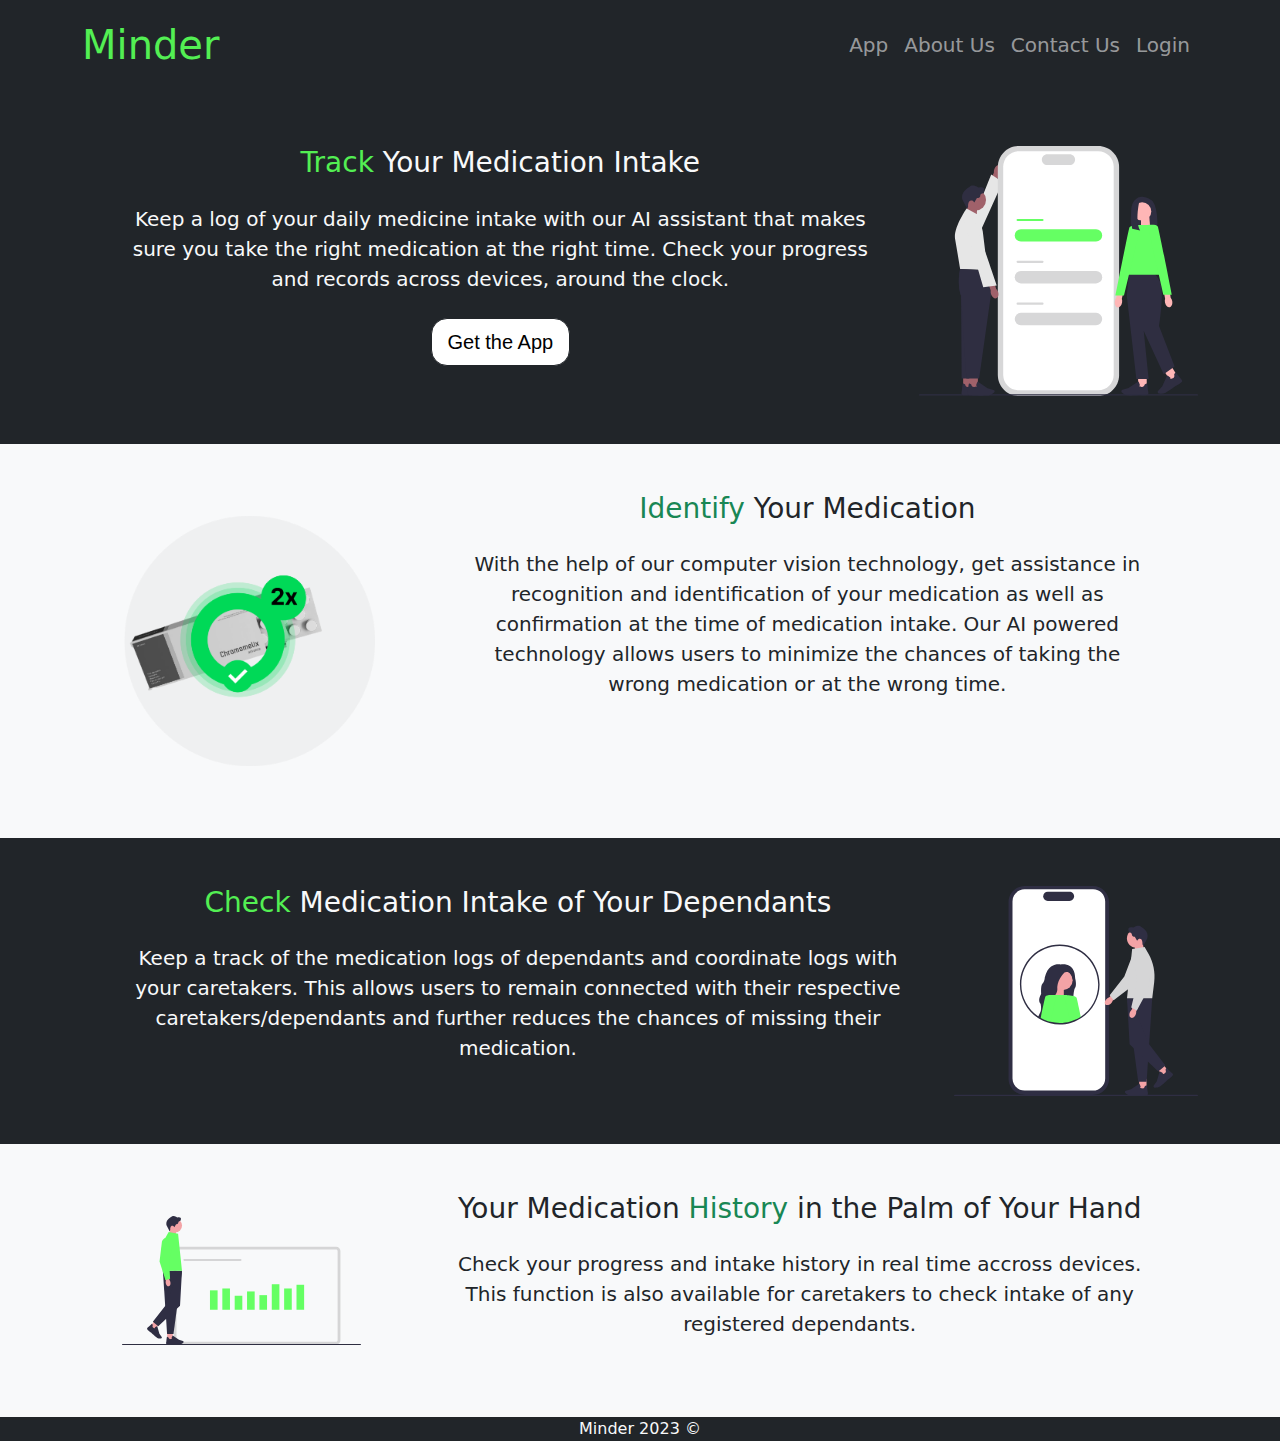
<file: index.html>
<!DOCTYPE html>
<html lang="en">

<head>
    <meta charset="UTF-8">
    <meta name="viewport" content="width=device-width, initial-scale=1.0">
    <link rel="icon" type="png" href="Media/logo round.png">
    <title>Minder</title>
    <link href="https://cdn.jsdelivr.net/npm/bootstrap@5.3.2/dist/css/bootstrap.min.css" rel="stylesheet">
    <script src="https://cdn.jsdelivr.net/npm/bootstrap@5.3.2/dist/js/bootstrap.bundle.min.js"></script>
    <link href="style.css" rel="stylesheet">
</head>

<body>

    <nav class="navbar navbar-expand-md bg-dark navbar-dark py-3">

        <div class="container">
            <a href="index.html" class="navbar-brand">
                <h1 class="text1">Minder</h1>
            </a>

            <button class="navbar-toggler" type="button" data-bs-toggle="collapse" data-bs-target="#navmenu">
                <span class="navbar-toggler-icon"></span>
            </button>


            <div class="collapse navbar-collapse" id="navmenu">
                <ul class="navbar-nav ms-auto">
                    <li class="nav-item">
                        <a href="app.html" class="nav-link"> <h5>App</h5></a>
                    </li>
                    <li class="nav-item">
                        <a href="about.html" class="nav-link"><h5>About Us</h5></a>
                    </li>
                    <li class="nav-item">
                        <a href="contact.html" class="nav-link"><h5>Contact Us</h5></a>
                    </li>
                    <li class="nav-item">
                        <a href="login.html" class="nav-link"><h5>Login</h5></a>
                    </li>

                </ul>
            </div>
        </div>


    </nav>
    <section class="bg-dark text-light p-5 text-center">
        <div class="container">
            <div class="d-sm-flex">
                <div>
                    <h3>
                        <span class="text1">Track</span> Your Medication Intake
                    </h3>
                    <p class="lead my-4 mx-5">
                        Keep a log of your daily medicine intake with our AI assistant that makes sure you take the
                        right medication at the right time.
                        Check your progress and records across devices, around the clock.
                    </p>
                    <a button class="btn btn-dark btn-lg" href="app.html"> Get the App</a>
                </div>
                <div>
                    <img class="img-fluid pt-5 p-lg-0" src="Media/List.svg" alt="image showing progress on phone">
                </div>

            </div>
        </div>
    </section>


    <section class="bg-light text-dark p-5 text-center">
        <div class="container">
            <div class="d-sm-flex">

                <div>
                    <img class="img-fluid my-4 w-75" src="Media/Asset 6 1.png"
                        alt="image showing search function on phone">
                </div>


                <div>
                    <h3>
                        <span class="text-success">Identify</span> Your Medication
                    </h3>
                    <p class="lead my-4 mx-5">
                        With the help of our computer vision technology, get assistance in recognition and
                        identification of your medication as well as confirmation at the time of medication intake.
                        Our AI powered technology allows users to minimize the chances of taking the wrong
                        medication or at the wrong time.
                    </p>
                </div>



            </div>
        </div>
    </section>


    <section class="bg-dark text-light p-5 text-center">
        <div class="container">
            <div class="d-sm-flex">
                <div>
                    <h3>
                        <span class="text1">Check</span> Medication Intake of Your Dependants
                    </h3>
                    <p class="lead my-4 mx-5">
                        Keep a track of the medication logs of dependants and coordinate logs with your caretakers. This
                        allows users to remain connected with their respective caretakers/dependants and further reduces
                        the chances of missing their medication.
                    </p>
                </div>
                <div>
                    <img class="img-fluid" src="Media/Profile.svg" alt="image showing profile on phone">
                </div>

            </div>
        </div>
    </section>


    <section class="bg-light text-dark text-center p-5">
        <div class="container">
            <div class="d-sm-flex">

                <div>
                    <img class="img-fluid my-4 w-75" src="Media/data.svg" alt="image showing recorded data">
                </div>


                <div>
                    <h3>
                        Your Medication <span class="text-success">History</span> in the Palm of Your Hand
                    </h3>
                    <p class="lead my-4 mx-5">
                        Check your progress and intake history in real time accross devices. This function is also
                        available for caretakers to check intake of any registered dependants.
                    </p>
                </div>



            </div>
        </div>
        <div class="container">
            <div class="d-md-flex justify-content-between align-items-center">
                <button onclick="topFunction()" id="myBtn" title="Go to top">Back to Top</button>

            </div>
        </div>
    </section>
    <script>
        let mybutton = document.getElementById("myBtn");

        window.onscroll = function () { scrollFunction() };

        function scrollFunction() {
            if (document.documentElement.scrollTop > 350) {
                mybutton.style.display = "block";
            } else {
                mybutton.style.display = "none";
            }
        }
        function topFunction() {
            document.documentElement.scrollTop = 0;
        }
    </script>
    <footer class="bg-dark text-center text-light">
        Minder 2023 ©
    </footer>
</body>


</html>
</file>
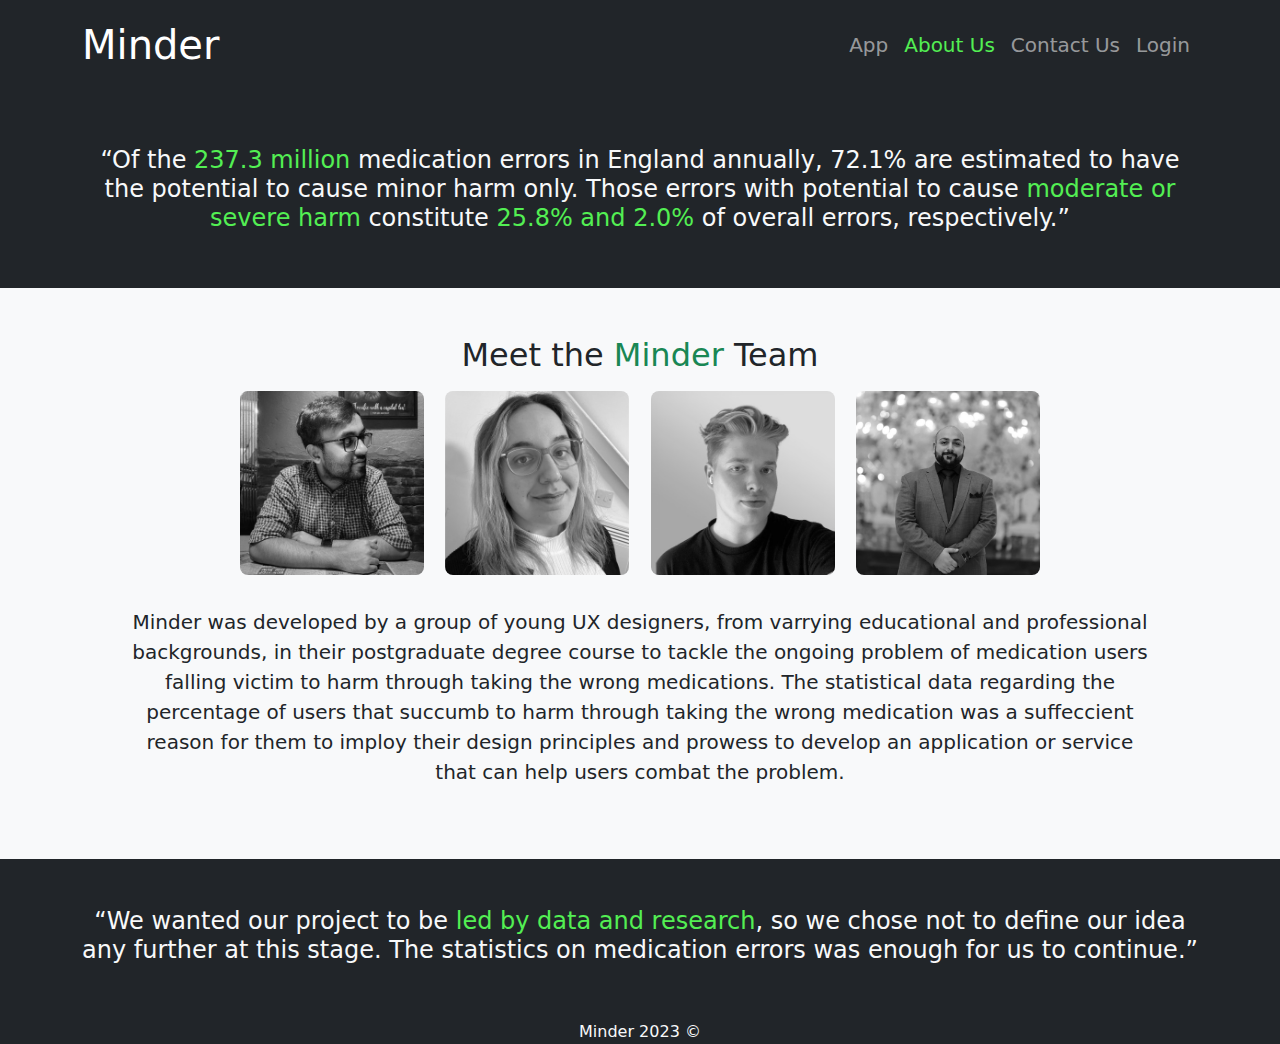
<file: about.html>
<!DOCTYPE html>
<html lang="en">

<head>
    <meta charset="UTF-8">
    <meta name="viewport" content="width=device-width, initial-scale=1.0">
    <link rel="icon" type="png" href="Media/logo round.png">
    <title>About Us</title>
    <link href="https://cdn.jsdelivr.net/npm/bootstrap@5.3.2/dist/css/bootstrap.min.css" rel="stylesheet">
    <script src="https://cdn.jsdelivr.net/npm/bootstrap@5.3.2/dist/js/bootstrap.bundle.min.js"></script>
    <link href="style.css" rel="stylesheet">
</head>

<body>
    <nav class="navbar navbar-expand-md bg-dark navbar-dark py-3">

        <div class="container">
            <a href="index.html" class="navbar-brand">
                <h1>Minder</h1>
            </a>

            <button class="navbar-toggler" type="button" data-bs-toggle="collapse" data-bs-target="#navmenu">
                <span class="navbar-toggler-icon"></span>
            </button>


            <div class="collapse navbar-collapse" id="navmenu">
                <ul class="navbar-nav ms-auto">
                    <li class="nav-item">
                        <a href="app.html" class="nav-link">
                            <h5>App</h5>
                        </a>
                    </li>
                    <li class="nav-item">
                        <a href="about.html" class="nav-link">
                            <h5 class="text1">About Us</h5>
                        </a>
                    </li>
                    <li class="nav-item">
                        <a href="contact.html" class="nav-link">
                            <h5>Contact Us</h5>
                        </a>
                    </li>
                    <li class="nav-item">
                        <a href="login.html" class="nav-link">
                            <h5>Login</h5>
                        </a>
                    </li>

                </ul>
            </div>
        </div>


    </nav>

    <section class="bg-dark text-light p-5 text-center">
        <div class="container">
            <div class="d-sm-flex">
                <div>
                    <h4 class> “Of the <span class="text1">237.3 million</span> medication errors in England annually,
                        72.1% are estimated to have the potential to cause minor harm only.
                        Those errors with potential to cause <span class="text1">moderate or severe harm</span>
                        constitute <span class="text1">25.8% and 2.0%</span> of
                        overall errors, respectively.”
                    </h4>

                </div>
            </div>
    </section>
    <section class="bg-light text-dark p-5 text-center">
        <div class="container">
            <div class="d-sm-flex">
                <div>
                    <h2>
                        Meet the <span class="text-success">Minder</span> Team
                    </h2>

                    <img src="Media/arafat.jpg" class="team1 flex p-2" width="200" alt="Team Member Picture">
                    <img src="Media/Despi.jpg" class="team1 flex p-2" width="200" alt="Team Member Picture">

                    <img src="Media/Kyle.jpg" class="team1 flex p-2" width="200" alt="Team Member Picture">
                    <img src="Media/Murtaza.jpg" class="team1 flex p-2" width="200" alt="Team Member Picture">
                    <p class="lead my-4 mx-5">
                        Minder was developed by a group of young UX designers, from varrying educational and
                        professional backgrounds, in their postgraduate degree course to
                        tackle the ongoing problem of medication users falling victim to harm through taking the wrong
                        medications. The statistical data regarding the percentage of users that succumb to harm through
                        taking the wrong medication was a suffeccient reason for them to imploy their design principles
                        and prowess to develop an application or service that can help users combat the problem.
                    </p>

                </div>




            </div>
        </div>
    </section>
    <section class="bg-dark text-light p-5 text-center">
        <div class="container">
            <div class="d-sm-flex">
                <div>
                    <h4 class> “We wanted our project to be <span class="text1">led by data and research</span>, so we
                        chose not to define our idea any further at this stage. The statistics on medication errors was
                        enough for us to continue.”
                    </h4>

                </div>
            </div>
    </section>
    <footer class="bg-dark text-center text-light">
        Minder 2023 ©
    </footer>
</body>

</html>
</file>
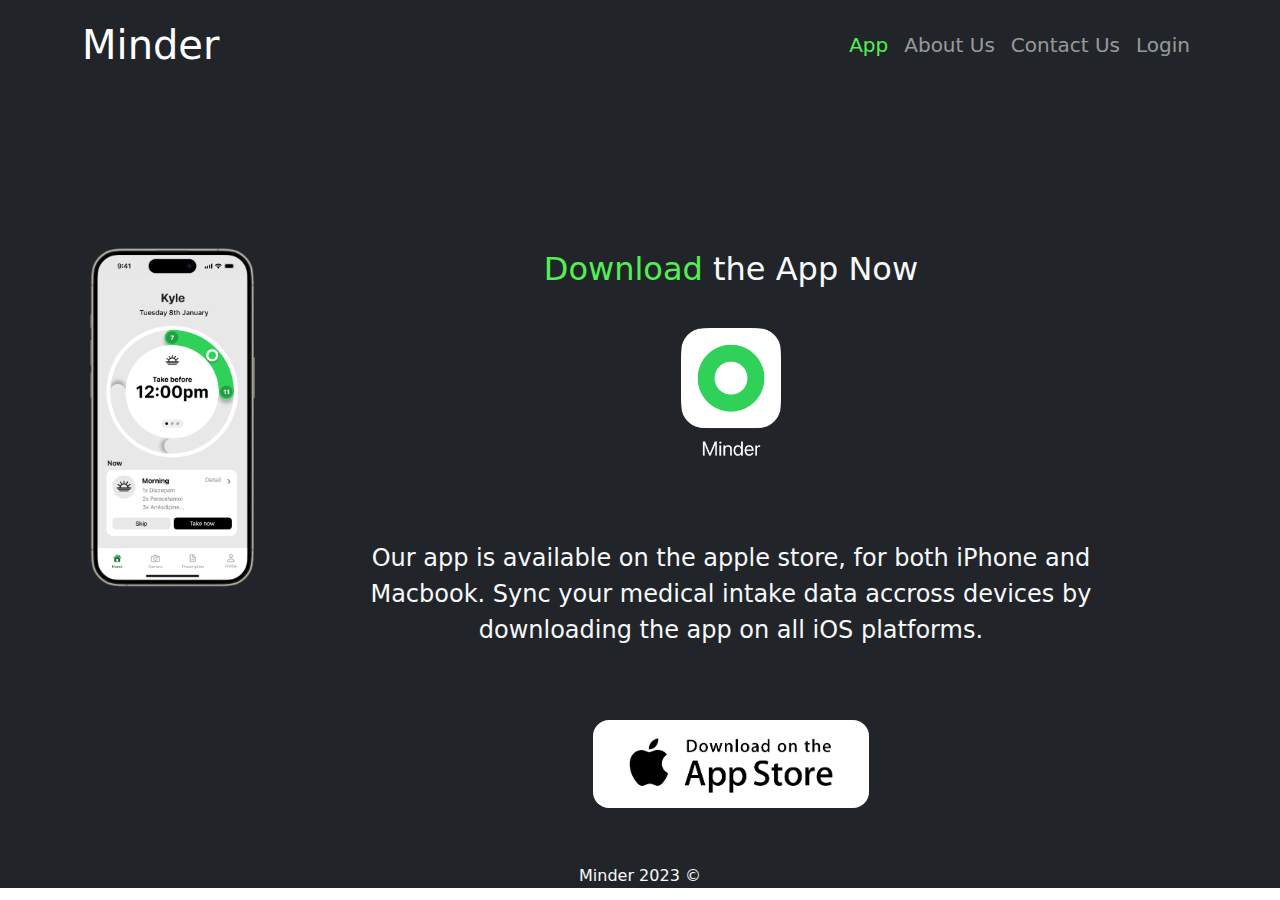
<file: app.html>
<!DOCTYPE html>
<html lang="en">

<head>
    <meta charset="UTF-8">
    <meta name="viewport" content="width=device-width, initial-scale=1.0">
    <link rel="icon" type="png" href="Media/logo round.png">
    <title>App</title>
    <link href="https://cdn.jsdelivr.net/npm/bootstrap@5.3.2/dist/css/bootstrap.min.css" rel="stylesheet">
    <script src="https://cdn.jsdelivr.net/npm/bootstrap@5.3.2/dist/js/bootstrap.bundle.min.js"></script>
    <link href="style.css" rel="stylesheet">
</head>

<body>

    <nav class="navbar navbar-expand-md bg-dark navbar-dark py-3">

        <div class="container">
            <a href="index.html" class="navbar-brand">
                <h1>Minder</h1>
            </a>

            <button class="navbar-toggler" type="button" data-bs-toggle="collapse" data-bs-target="#navmenu">
                <span class="navbar-toggler-icon"></span>
            </button>


            <div class="collapse navbar-collapse" id="navmenu">
                <ul class="navbar-nav ms-auto">
                    <li class="nav-item">
                        <a href="app.html" class="nav-link">
                            <h5 class="text1">App</h5>
                        </a>
                    </li>
                    <li class="nav-item">
                        <a href="about.html" class="nav-link">
                            <h5>About Us</h5>
                        </a>
                    </li>
                    <li class="nav-item">
                        <a href="contact.html" class="nav-link">
                            <h5>Contact Us</h5>
                        </a>
                    </li>
                    <li class="nav-item">
                        <a href="login.html" class="nav-link">
                            <h5>Login</h5>
                        </a>
                    </li>

                </ul>
            </div>
        </div>


    </nav>

    <section class="bg-dark text-light p-5 text-center">
        <div class="container">

        </div>
    </section>

    <section class="bg-dark text-light p-5 text-center">
        <div class="container">
            <div class="d-sm-flex">

                <div>
                    <img class="img-fluid" src="Media/app preview.png" alt="image showing app home screen on phone"
                        width="400px">
                </div>


                <div class="pt-2">
                    <h2>
                        <span class="text1">Download</span> the App Now
                    </h2>
                    <img class="img-fluid pt-2 my-4" src="Media/App Icon.png" href="home.html" width="100px">
                    <p class="lead my-2 p-5" id="smalltext">Our app is available on the apple store, for both iPhone and
                        Macbook. Sync
                        your medical intake data accross devices by downloading the app on all iOS platforms.</p>
                    </p>
                    <a button class="btn my-2" href="#"> <img src="Media/iOS logo transparent.png"
                            width="250px"></a>

                </div>



            </div>
        </div>
    </section>
    <footer class="bg-dark text-center text-light">
        Minder 2023 ©
    </footer>
</body>

</html>
</file>
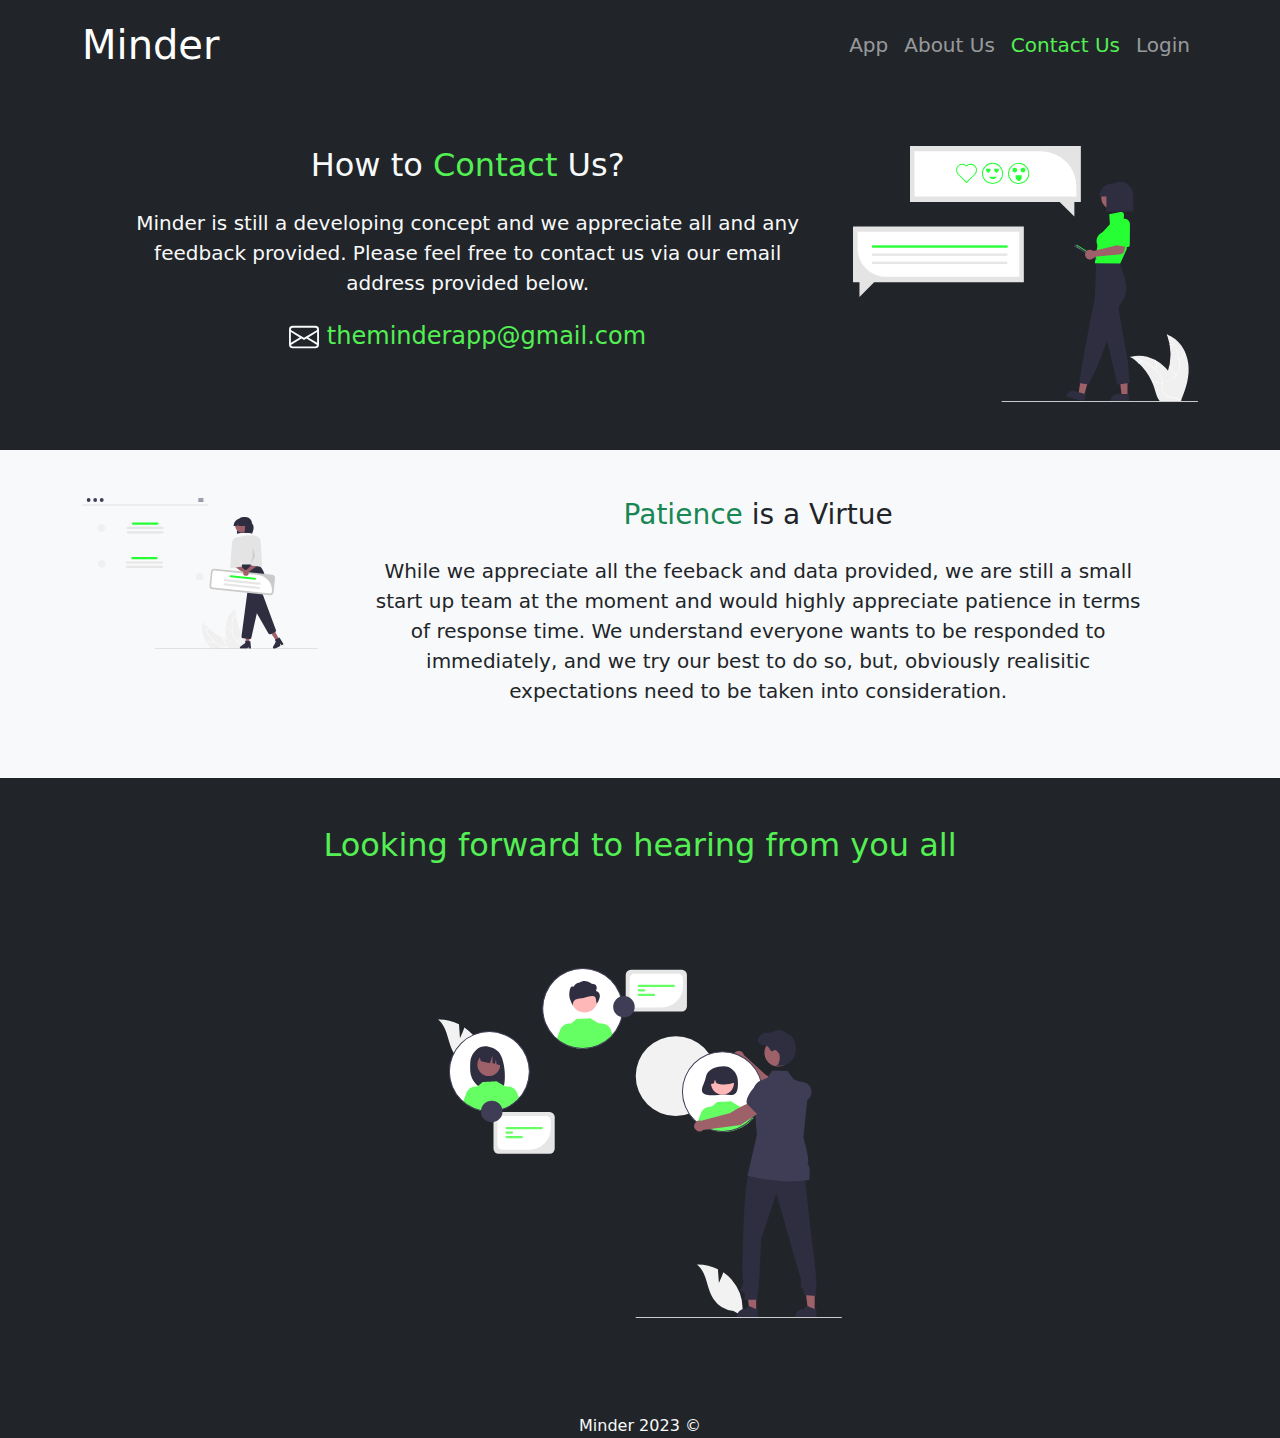
<file: contact.html>
<!DOCTYPE html>
<html lang="en">

<head>
    <meta charset="UTF-8">
    <meta name="viewport" content="width=device-width, initial-scale=1.0">
    <link rel="icon" type="png" href="Media/logo round.png">
    <title>Contact Us</title>
    <link href="https://cdn.jsdelivr.net/npm/bootstrap@5.3.2/dist/css/bootstrap.min.css" rel="stylesheet">
    <script src="https://cdn.jsdelivr.net/npm/bootstrap@5.3.2/dist/js/bootstrap.bundle.min.js"></script>
    <link href="style.css" rel="stylesheet">
</head>

<body>
    <nav class="navbar navbar-expand-md bg-dark navbar-dark py-3">

        <div class="container">
            <a href="index.html" class="navbar-brand">
                <h1>Minder</h1>
            </a>

            <button class="navbar-toggler" type="button" data-bs-toggle="collapse" data-bs-target="#navmenu">
                <span class="navbar-toggler-icon"></span>
            </button>


            <div class="collapse navbar-collapse" id="navmenu">
                <ul class="navbar-nav ms-auto">
                    <li class="nav-item">
                        <a href="app.html" class="nav-link">
                            <h5>App</h5>
                        </a>
                    </li>
                    <li class="nav-item">
                        <a href="about.html" class="nav-link">
                            <h5>About Us</h5>
                        </a>
                    </li>
                    <li class="nav-item">
                        <a href="contact.html" class="nav-link">
                            <h5 class="text1">Contact Us</h5>
                        </a>
                    </li>
                    <li class="nav-item">
                        <a href="login.html" class="nav-link">
                            <h5>Login</h5>
                        </a>
                    </li>

                </ul>
            </div>
        </div>


    </nav>
    <section class="bg-dark text-light p-5 text-center">
        <div class="container">
            <div class="d-sm-flex">
                <div>
                    <h2>
                        How to <span class="text1">Contact</span> Us?
                    </h2>
                    <p class="lead my-4 mx-5">
                        Minder is still a developing concept and we appreciate all and any feedback provided. Please
                        feel free to contact us via our email address provided below.
                    </p>
                    <h4> <svg xmlns="http://www.w3.org/2000/svg" width="30" height="30" fill="currentColor"
                            class="bi bi-envelope" viewBox="0 0 16 16">
                            <path
                                d="M0 4a2 2 0 0 1 2-2h12a2 2 0 0 1 2 2v8a2 2 0 0 1-2 2H2a2 2 0 0 1-2-2zm2-1a1 1 0 0 0-1 1v.217l7 4.2 7-4.2V4a1 1 0 0 0-1-1zm13 2.383-4.708 2.825L15 11.105zm-.034 6.876-5.64-3.471L8 9.583l-1.326-.795-5.64 3.47A1 1 0 0 0 2 13h12a1 1 0 0 0 .966-.741M1 11.105l4.708-2.897L1 5.383z" />
                        </svg> <span class="text1">theminderapp@gmail.com</span>
                    </h4>
                </div>
                <div>
                    <img class="img1 img-fluid p-5 p-lg-0" src="Media/online chat.svg"
                        alt="image showing feedback analysis">
                </div>

            </div>
        </div>
    </section>
    <section class="bg-light text-dark p-5 text-center">
        <div class="container">
            <div class="d-sm-flex">

                <div>
                    <img class="img-fluid p-5 p-lg-0" src="Media/Text carry.svg" alt="image showing feedback analysis">
                </div>


                <div>
                    <h3>
                        <span class="text-success">Patience</span> is a Virtue
                    </h3>
                    <p class="lead my-4 mx-5">
                        While we appreciate all the feeback and data provided, we are still a small start up team at the
                        moment and would highly appreciate patience in terms of response time. We understand everyone
                        wants to be responded to immediately, and we try our best to do so, but, obviously realisitic
                        expectations need to be taken into consideration.
                    </p>
                </div>



            </div>
        </div>
    </section>
    <section class="bg-dark text-light p-5 text-center">
        <div class="container">
            <div class="d-sm-flex">
                <div class="container">
                    <h2 class="pb-5">
                        <span class="text1">Looking forward to hearing from you all </span>
                    </h2>
                    <img class="img-fluid p-5" width="500" src="Media/undraw_connecting_teams_re_hno7.svg"
                        alt="image showing feedback analysis">
                </div>


            </div>
        </div>
    </section>
    <footer class="bg-dark text-center text-light">
        Minder 2023 ©
    </footer>
</body>

</html>
</file>
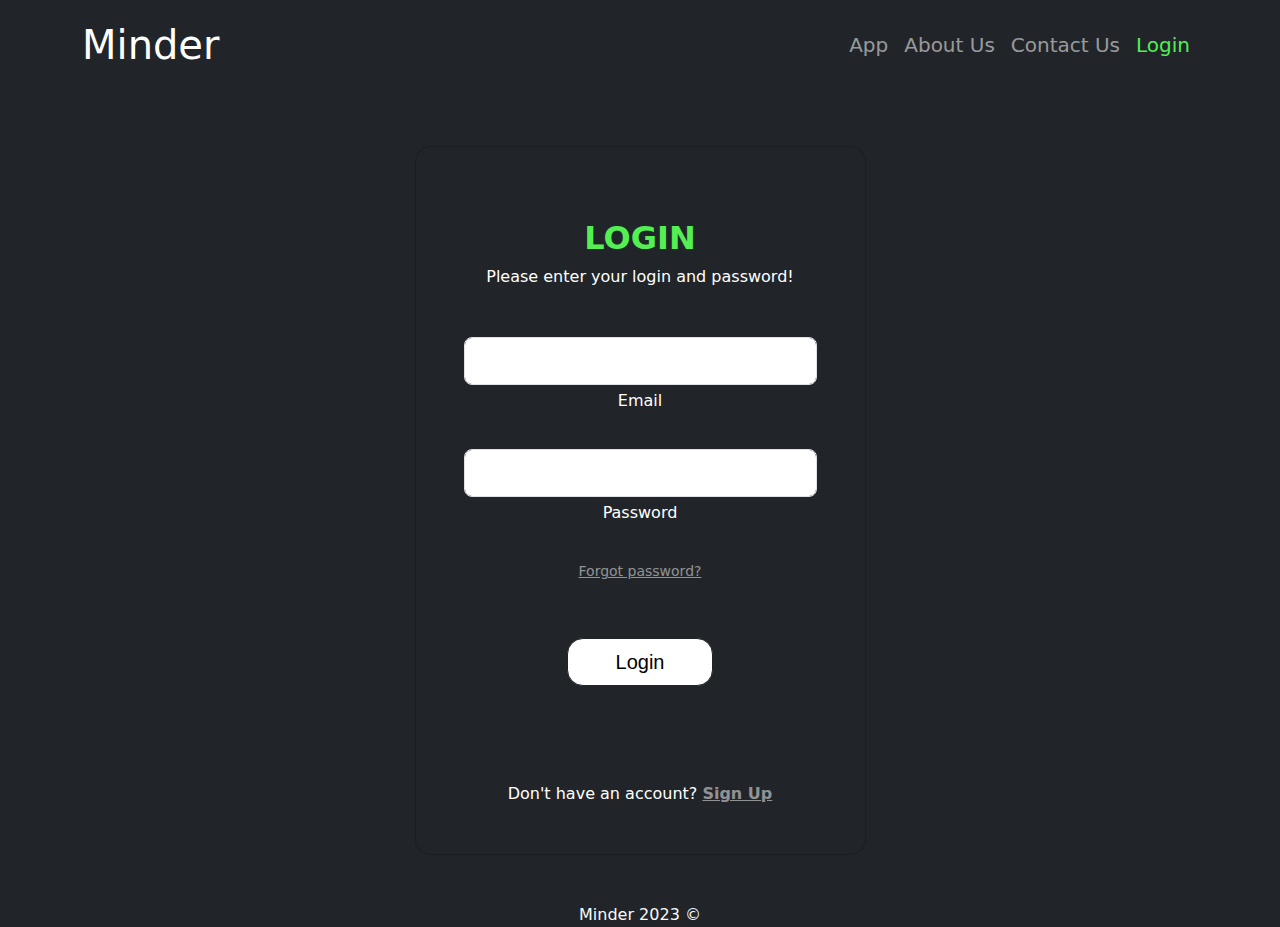
<file: login.html>
<!DOCTYPE html>
<html lang="en">

<head>
    <meta charset="UTF-8">
    <meta name="viewport" content="width=device-width, initial-scale=1.0">
    <link rel="icon" type="png" href="Media/logo round.png">
    <title>Login</title>
    <link href="https://cdn.jsdelivr.net/npm/bootstrap@5.3.2/dist/css/bootstrap.min.css" rel="stylesheet">
    <script src="https://cdn.jsdelivr.net/npm/bootstrap@5.3.2/dist/js/bootstrap.bundle.min.js"></script>
    <link href="style.css" rel="stylesheet">
</head>

<body>
    <nav class="navbar navbar-expand-md bg-dark navbar-dark py-3">

        <div class="container">
            <a href="index.html" class="navbar-brand">
                <h1>Minder</h1>
            </a>

            <button class="navbar-toggler" type="button" data-bs-toggle="collapse" data-bs-target="#navmenu">
                <span class="navbar-toggler-icon"></span>
            </button>


            <div class="collapse navbar-collapse" id="navmenu">
                <ul class="navbar-nav ms-auto">
                    <li class="nav-item">
                        <a href="app.html" class="nav-link">
                            <h5>App</h5>
                        </a>
                    </li>
                    <li class="nav-item">
                        <a href="about.html" class="nav-link">
                            <h5>About Us</h5>
                        </a>
                    </li>
                    <li class="nav-item">
                        <a href="contact.html" class="nav-link">
                            <h5>Contact Us</h5>
                        </a>
                    </li>
                    <li class="nav-item">
                        <a href="login.html" class="nav-link">
                            <h5 class="text1">Login</h5>
                        </a>
                    </li>

                </ul>
            </div>
        </div>


    </nav>

    <section class="bg-dark text-light text-center">


        <div class="container py-5 h-100">
            <div class="row d-flex justify-content-center align-items-center h-100">
                <div class="col-12 col-md-8 col-lg-6 col-xl-5">
                    <div class="card bg-dark text-white" style="border-radius: 1rem;">
                        <div class="card-body p-5 text-center">

                            <div class="mb-md-5 mt-md-4 pb-5">

                                <h2 class="text1 fw-bold mb-2 text-uppercase ">Login</h2>
                                <p class="text-white-100 mb-5">Please enter your login and password!</p>

                                <div class="form-outline form-white mb-4">
                                    <input type="email" id="typeEmailX" class="form-control form-control-lg" />
                                    <label class="form-label p-1" for="typeEmailX">Email</label>
                                </div>

                                <div class="form-outline form-white mb-4">
                                    <input type="password" id="typePasswordX" class="form-control form-control-lg" />
                                    <label class="form-label p-1" for="typePasswordX">Password</label>
                                </div>

                                <p class="small mb-5 pb-lg-2"><a class="text-white-50" href="password.html">Forgot
                                        password?</a>
                                </p>

                                <button class="btn btn-lg px-5 btn-dark" type="submit">Login</button>



                            </div>

                            <div>
                                <p class="mb-0">Don't have an account? <a href="signup.html"
                                        class="text-white-50 fw-bold">Sign
                                        Up</a>
                                </p>
                            </div>

                        </div>
                    </div>
                </div>
            </div>
        </div>

    </section>
    <footer class="bg-dark text-center text-light">
        Minder 2023 ©
    </footer>
</body>

</html>
</file>
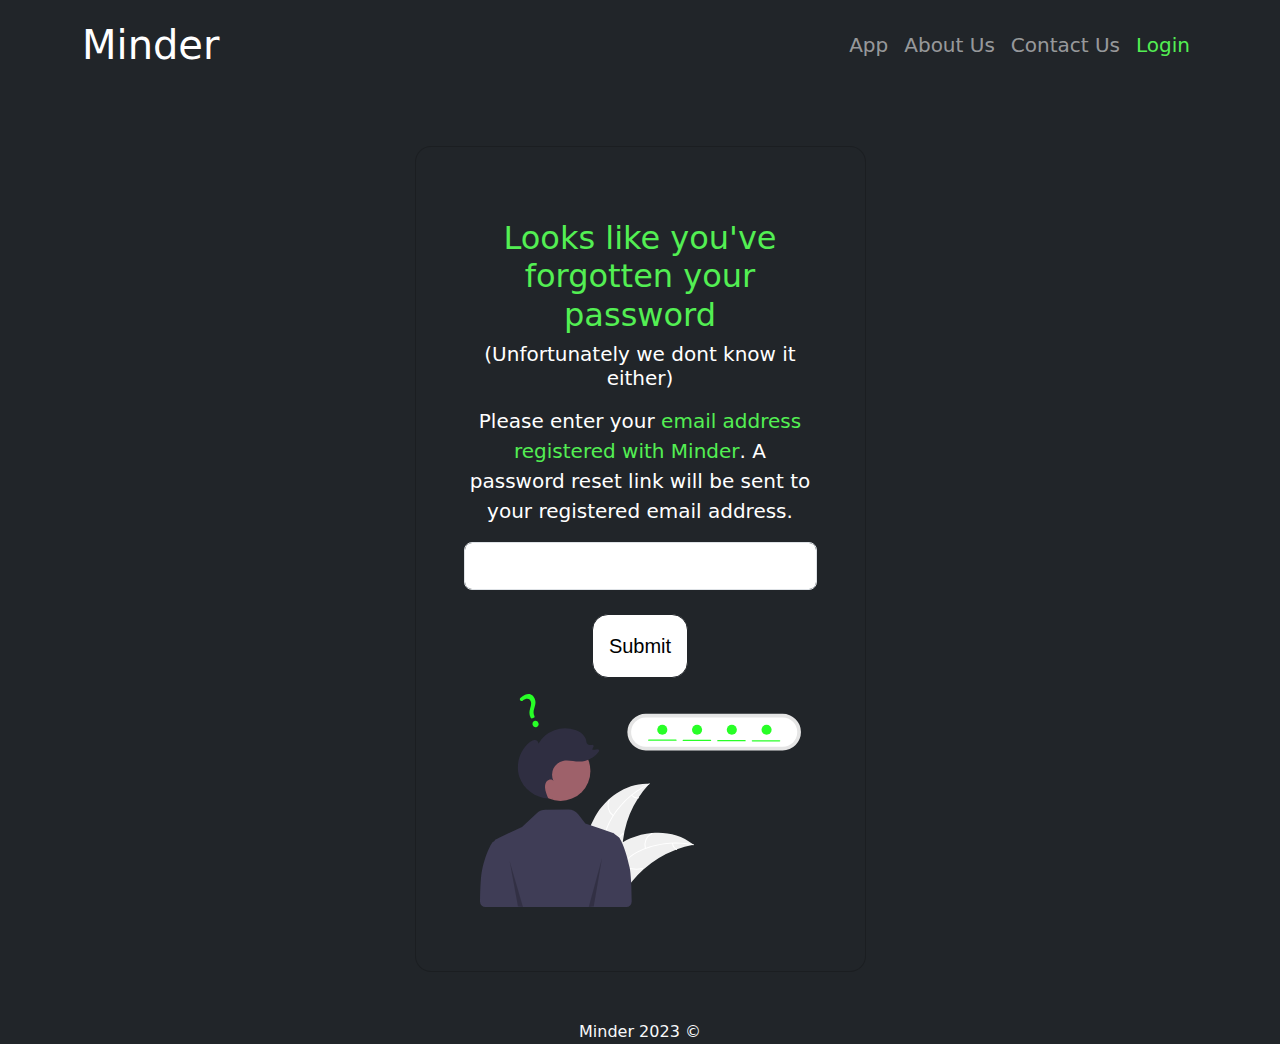
<file: password.html>
<!DOCTYPE html>
<html lang="en">

<head>
    <meta charset="UTF-8">
    <meta name="viewport" content="width=device-width, initial-scale=1.0">
    <link rel="icon" type="png" href="Media/logo round.png">
    <title>Login</title>
    <link href="https://cdn.jsdelivr.net/npm/bootstrap@5.3.2/dist/css/bootstrap.min.css" rel="stylesheet">
    <script src="https://cdn.jsdelivr.net/npm/bootstrap@5.3.2/dist/js/bootstrap.bundle.min.js"></script>
    <link href="style.css" rel="stylesheet">
</head>

<body>
    <nav class="navbar navbar-expand-md bg-dark navbar-dark py-3">

        <div class="container">
            <a href="index.html" class="navbar-brand">
                <h1>Minder</h1>
            </a>

            <button class="navbar-toggler" type="button" data-bs-toggle="collapse" data-bs-target="#navmenu">
                <span class="navbar-toggler-icon"></span>
            </button>


            <div class="collapse navbar-collapse" id="navmenu">
                <ul class="navbar-nav ms-auto">
                    <li class="nav-item">
                        <a href="app.html" class="nav-link">
                            <h5>App</h5>
                        </a>
                    </li>
                    <li class="nav-item">
                        <a href="about.html" class="nav-link">
                            <h5>About Us</h5>
                        </a>
                    </li>
                    <li class="nav-item">
                        <a href="contact.html" class="nav-link">
                            <h5>Contact Us</h5>
                        </a>
                    </li>
                    <li class="nav-item">
                        <a href="login.html" class="nav-link">
                            <h5 class="text1">Login</h5>
                        </a>
                    </li>

                </ul>
            </div>
        </div>


    </nav>
    <section class="bg-dark text-light p-5 text-center">
        <div class="container">
            <div class="row d-flex justify-content-center align-items-center">
                <div class="col-12 col-md-8 col-lg-6 col-xl-5">
                    <div class="card bg-dark text-white" style="border-radius: 1rem;">
                        <div class="card-body p-5 text-center">

                            <div class="mt-md-4">
                    <h2>
                        <span class="text1 pt-4">Looks like you've forgotten your password</span>
                    </h2>
                    <h3 class="lead pb-2">(Unfortunately we dont know it either)</h3>
                    <p class="lead"> Please enter your <span class="text1 h5">email address registered with
                            Minder</span>. A password reset link will be sent to your registered email address.</p>
                    <form>
                        <div class="form-outline form-white mb-4">
                            <input type="email" id="typeEmailX" class="form-control form-control-lg" />

                        </div>
                        <a button type="submit" href="login.html" class="btn btn-dark btn-lg p-3">Submit</a>
                    </form>
                    <img class="img-fluid p-3" width="600" src="Media/undraw_forgot_password_re_hxwm.svg"
                        alt="image showing confused person">
                </div>

            </div>
        </div>
    </section>
    <footer class="bg-dark text-center text-light">
        Minder 2023 ©
    </footer>
</body>
</file>
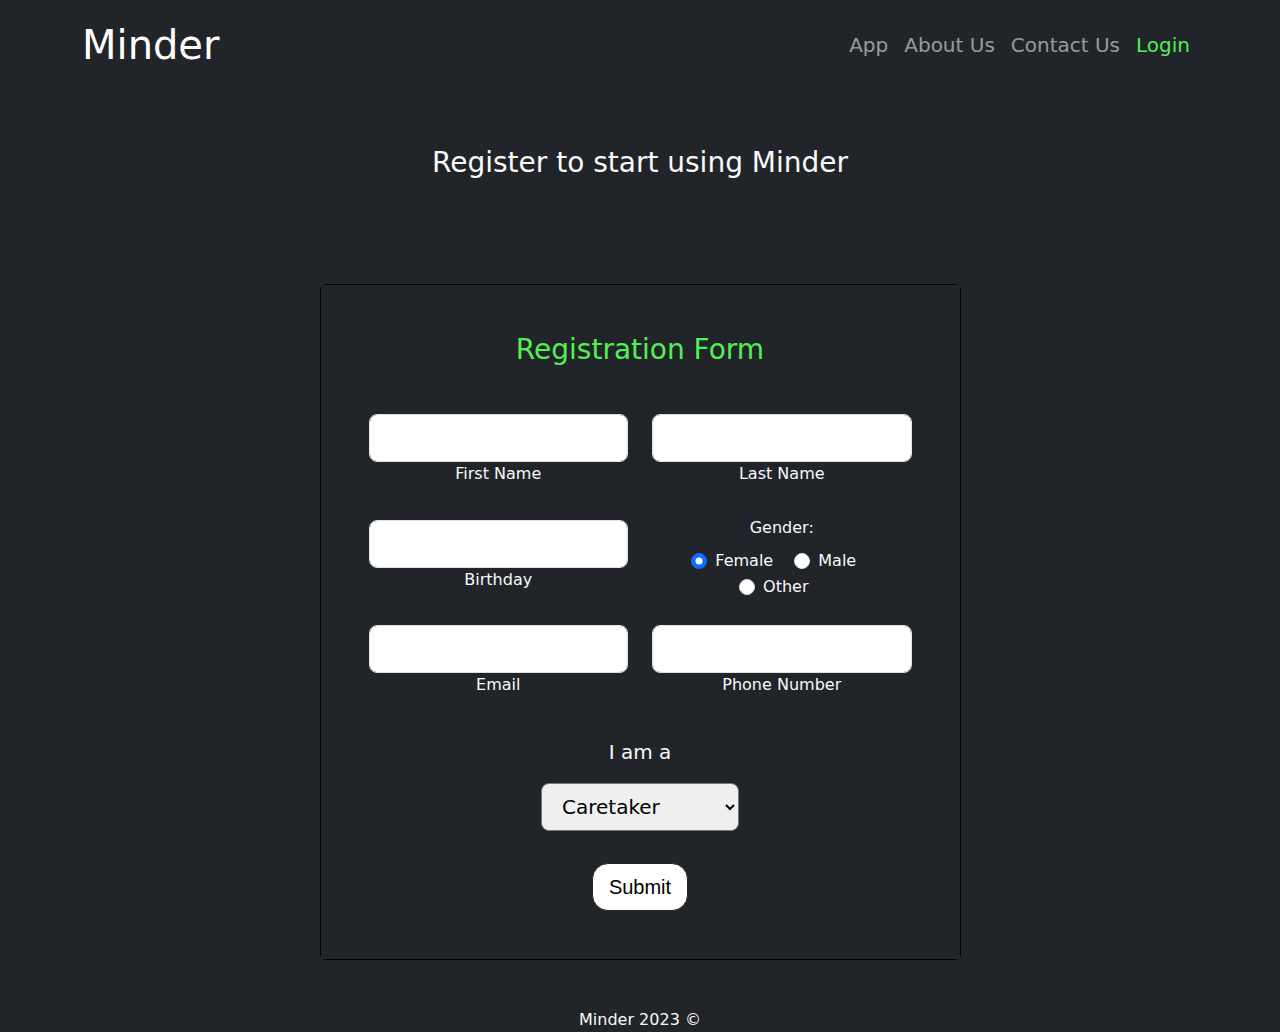
<file: signup.html>
<!DOCTYPE html>
<html lang="en">

<head>
    <meta charset="UTF-8">
    <meta name="viewport" content="width=device-width, initial-scale=1.0">
    <link rel="icon" type="png" href="Media/logo round.png">
    <title>Login</title>
    <link href="https://cdn.jsdelivr.net/npm/bootstrap@5.3.2/dist/css/bootstrap.min.css" rel="stylesheet">
    <script src="https://cdn.jsdelivr.net/npm/bootstrap@5.3.2/dist/js/bootstrap.bundle.min.js"></script>
    <link href="style.css" rel="stylesheet">
</head>

<body>
    <nav class="navbar navbar-expand-md bg-dark navbar-dark py-3">

        <div class="container">
            <a href="index.html" class="navbar-brand">
                <h1>Minder</h1>
            </a>

            <button class="navbar-toggler" type="button" data-bs-toggle="collapse" data-bs-target="#navmenu">
                <span class="navbar-toggler-icon"></span>
            </button>


            <div class="collapse navbar-collapse" id="navmenu">
                <ul class="navbar-nav ms-auto">
                    <li class="nav-item">
                        <a href="app.html" class="nav-link">
                            <h5>App</h5>
                        </a>
                    </li>
                    <li class="nav-item">
                        <a href="about.html" class="nav-link">
                            <h5>About Us</h5>
                        </a>
                    </li>
                    <li class="nav-item">
                        <a href="contact.html" class="nav-link">
                            <h5>Contact Us</h5>
                        </a>
                    </li>
                    <li class="nav-item">
                        <a href="login.html" class="nav-link">
                            <h5 class="text1">Login</h5>
                        </a>
                    </li>

                </ul>
            </div>
        </div>


    </nav>
    <section class="bg-dark text-light text-center">
        <div class="container py-5 h-100">
            <h3>Register to start using Minder</h3>
        </div>

    </section>

    <section class="bg-dark text-center">
        <div class="container py-5 h-100">
            <div class="row justify-content-center align-items-center h-100 ">
                <div class="col-12 col-lg-9 col-xl-7">
                    <div class="card card-registration" style="border-color: black;">
                        <div class="card-body p-4 p-md-5 bg-dark text-light" >
                            <h3 class="text1 mb-4 pb-2 pb-md-0 mb-md-5">Registration Form</h3>
                            <form>

                                <div class="row">
                                    <div class="col-md-6 mb-4">

                                        <div class="form-outline ">
                                            <input type="text" id="firstName" class="form-control form-control-lg" />
                                            <label class="form-label" for="firstName">First Name</label>
                                        </div>

                                    </div>
                                    <div class="col-md-6 mb-4">

                                        <div class="form-outline">
                                            <input type="text" id="lastName" class="form-control form-control-lg" />
                                            <label class="form-label" for="lastName">Last Name</label>
                                        </div>

                                    </div>
                                </div>

                                <div class="row">
                                    <div class="col-md-6 mb-4 d-flex align-items-center">

                                        <div class="form-outline datepicker w-100">
                                            <input type="text" class="form-control form-control-lg" id="birthdayDate" />
                                            <label for="birthdayDate" class="form-label">Birthday</label>
                                        </div>

                                    </div>
                                    <div class="col-md-6 mb-4">

                                        <h6 class="mb-2 pb-1">Gender: </h6>

                                        <div class="form-check form-check-inline">
                                            <input class="form-check-input" type="radio" name="inlineRadioOptions"
                                                id="femaleGender" value="option1" checked />
                                            <label class="form-check-label" for="femaleGender">Female</label>
                                        </div>

                                        <div class="form-check form-check-inline">
                                            <input class="form-check-input" type="radio" name="inlineRadioOptions"
                                                id="maleGender" value="option2" />
                                            <label class="form-check-label" for="maleGender">Male</label>
                                        </div>

                                        <div class="form-check form-check-inline">
                                            <input class="form-check-input" type="radio" name="inlineRadioOptions"
                                                id="otherGender" value="option3" />
                                            <label class="form-check-label" for="otherGender">Other</label>
                                        </div>

                                    </div>
                                </div>

                                <div class="row">
                                    <div class="col-md-6 mb-4 pb-2">

                                        <div class="form-outline">
                                            <input type="email" id="emailAddress"
                                                class="form-control form-control-lg" />
                                            <label class="form-label" for="emailAddress">Email</label>
                                        </div>

                                    </div>
                                    <div class="col-md-6 mb-4 pb-2">

                                        <div class="form-outline">
                                            <input type="tel" id="phoneNumber" class="form-control form-control-lg" />
                                            <label class="form-label" for="phoneNumber">Phone Number</label>
                                        </div>

                                    </div>
                                </div>

                                <div class="row">
                                    <div class="col-12">
                                        <p class="lead ">I am a</p>

                                        <select class="select form-control-lg">
                                            <option value="1" disabled>Choose option</option>
                                            <option value="2">Caretaker</option>
                                            <option value="3">Dependant</option>

                                        </select>


                                    </div>
                                </div>

                                <div class="mt-4 pt-2">
                                    <input class="btn btn-dark btn-lg" type="submit" value="Submit" />
                                </div>

                            </form>
                        </div>
                    </div>
                </div>
            </div>
        </div>
    </section>
    <footer class="bg-dark text-center text-light">
        Minder 2023 ©
    </footer>
</body>

</html>
</file>
<file: style.css>
.navbar :hover {
    color: rgb(83, 239, 83);
}


.btn {
    background-color: white;
    color: black;
    font-family: 'Gill Sans', 'Gill Sans MT', 'Calibri', 'Trebuchet MS', sans-serif;
    border-radius: 16px;
}

.btn:hover {
    color: black;
    background-color: rgb(83, 239, 83);
}

#myBtn {
    display: none;
    position: fixed;
    bottom: 10px;
    right: 10px;
    z-index: 99;
    background-color: white;
    color: black;
    cursor: pointer;
    padding: 30px;
    border-radius: 16px;
    font-size: 20px;
    font-family: 'Gill Sans', 'Gill Sans MT', 'Calibri', 'Trebuchet MS', sans-serif;
}

#myBtn:hover {
    background-color: rgb(83, 239, 83);
    color: black;
}

.text1 {
    color: rgb(83, 239, 83);
}

#smalltext {
    font-size: x-large;
}

.team1 {
    filter: grayscale(100);
    border-radius: 16px;
}

.team1:hover {
    filter: grayscale(0);
}

.form-check-input {
    color: rgb(83, 239, 83);

}
</file>
